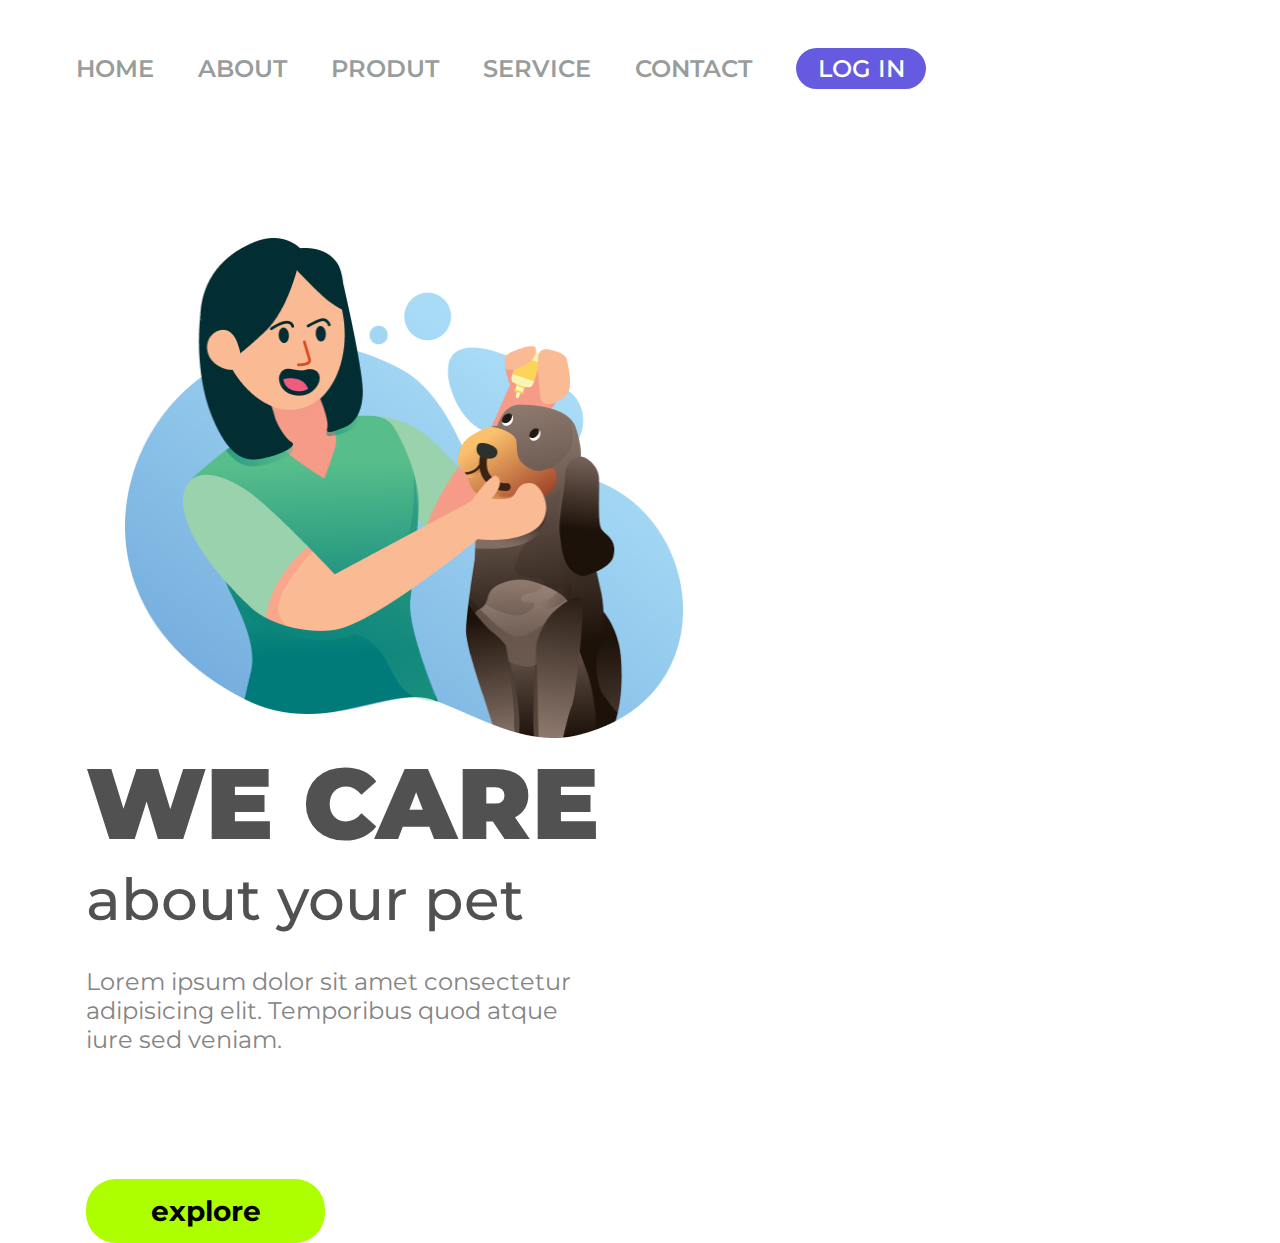
<file: html/index.html>
<!DOCTYPE html>
<html lang="pt-br">

<head>
    <meta charset="UTF-8">
    <meta name="viewport" content="width=device-width, initial-scale=1.0">
    <title>projeto</title>
    <link rel="stylesheet" href="style.css">
    <link rell="stalesheet" href="style.css">
    <link rel="preconnect" href="https://fonts.googleapis.com">
    <link rel="preconnect" href="https://fonts.googleapis.com">
    <link rel="preconnect" href="https://fonts.gstatic.com" crossorigin>
    <link href="https://fonts.googleapis.com/css2?family=Montserrat:ital,wght@0,100..900;1,100..900&display=swap"
        rel="stylesheet">
</head>

<body>
    <header>
        <a class="links">home</a>
        <a class="links">about</a>
        <a class="links">produt</a>
        <a class="links">service</a>
        <a class="links">contact</a>
        <button id="button-1">log in</button>
    </header>

    <main>
        <img src="./assets/Illustration 2.png" alt="image-gato-amarelo">

        <section>
            <h1>WE CARE</h1>
            <h2>about your pet</h2>
            <p>Lorem ipsum dolor sit amet consectetur adipisicing elit. Temporibus quod atque iure sed veniam.
            </p>
            <button class="button-main">explore</button>
        </section>
    </main>

</body>

</html>
</file>
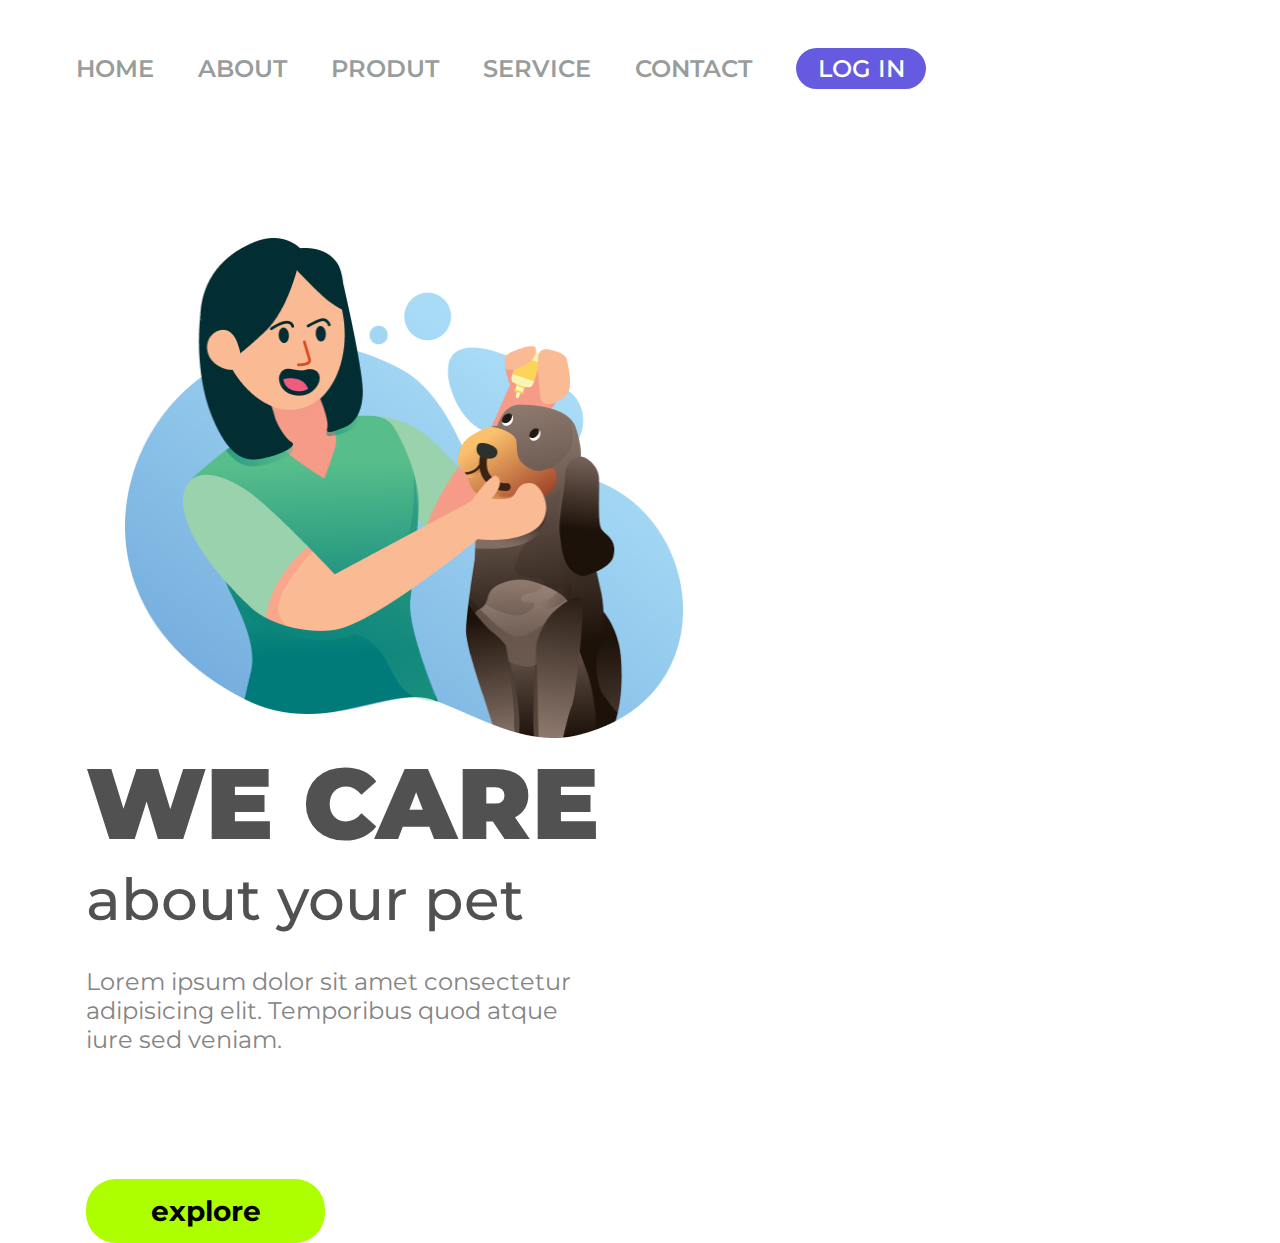
<file: html/arquivo.html>
<!DOCTYPE html>
<html lang="pt-br">

<head>
    <meta charset="UTF-8">
    <meta name="viewport" content="width=device-width, initial-scale=1.0">
    <title>projeto</title>
    <link rel="stylesheet" href="style.css">
    <link rell="stalesheet" href="style.css">
    <link rel="preconnect" href="https://fonts.googleapis.com">
    <link rel="preconnect" href="https://fonts.googleapis.com">
    <link rel="preconnect" href="https://fonts.gstatic.com" crossorigin>
    <link href="https://fonts.googleapis.com/css2?family=Montserrat:ital,wght@0,100..900;1,100..900&display=swap"
        rel="stylesheet">
</head>

<body>
    <header>
        <a class="links">home</a>
        <a class="links">about</a>
        <a class="links">produt</a>
        <a class="links">service</a>
        <a class="links">contact</a>
        <button id="button-1">log in</button>
    </header>

    <main>
        <img src="./img/Illustration 2.png" alt="image-gato-amarelo">

        <section>
            <h1>WE CARE</h1>
            <h2>about your pet</h2>
            <p>Lorem ipsum dolor sit amet consectetur adipisicing elit. Temporibus quod atque iure sed veniam.
            </p>
            <button class="button-main">explore</button>
        </section>
    </main>

</body>

</html>
</file>
<file: html/style.css>
* {
   font-family: "Montserrat", sans-serif;
   padding: 0;
   margin: 0;
   box-sizing: border-box;
}

img {
   display: inline-block;
   margin-left: 125px;
   width: 558px;
   height: 500px;
}

section {
   margin-left: 86px;
   display: inline-block
}

#box-text {
   display: inline-block;
}

header {
   margin: 44px 0 144px 76px;
}

.links {
   font-size: 24px;
   font-weight: 600;
   line-height: 50px;
   color: #989D9C;
   cursor: pointer;
   margin-right: 40px;
   text-transform: uppercase;
}

#button-1 {
   color: white;
   line-height: 29px;
   font-size: 24px;
   font-weight: 550;
   background: #665AE1;
   border-radius: 50px;
   width: 130px;
   height: 41px;
   text-transform: uppercase;
   cursor: pointer;
   border: none;
}

h1 {
   font-weight: 900;
   font-size: 100px;
   line-height: 122px;
   color: #515151
}

h2 {
   font-weight: 500;
   font-size: 58px;
   line-height: 71px;
   color: #515151;
}

p {
   margin-top: 32px;
   margin-bottom: 65px;
   color: #848484;
   font-weight: 400px;
   font-size: 24px;
   line-height: 29px;
   width: 515px;
}

.button-main {
   margin-top: 60px;
   cursor: pointer;
   background: #adff00;
   border-radius: 30px;
   width: 239px;
   height: 64px;
   border: none;
   font-weight: 700;
   font-size: 28px;
   line-height: 38px;
   transition: 0.4s;
}

button:hover {
   opacity: 70%;
}

.button-main:active {
   background: #fbff70;
}

@media screen and (max-width:730px) {
   header {
      display: none;
   }

   section {
      text-align: center;
      margin: 0;
      padding: 0;
      display: block;
   }

   img {
      position: static;
      display: block;
      width: 354px;
      height: 317px;
      margin: 150px auto 70px;
      padding: 0;
   }

   h1 {
      font-size: 50px;
      line-height: 100%;
      height: 52px;
      margin: 0 auto;
   }

   p {
      display: none;
   }

   h2 {
      font-size: 30px;
      height: 37px;
      width: 0 auto;
   }

}
</file>
